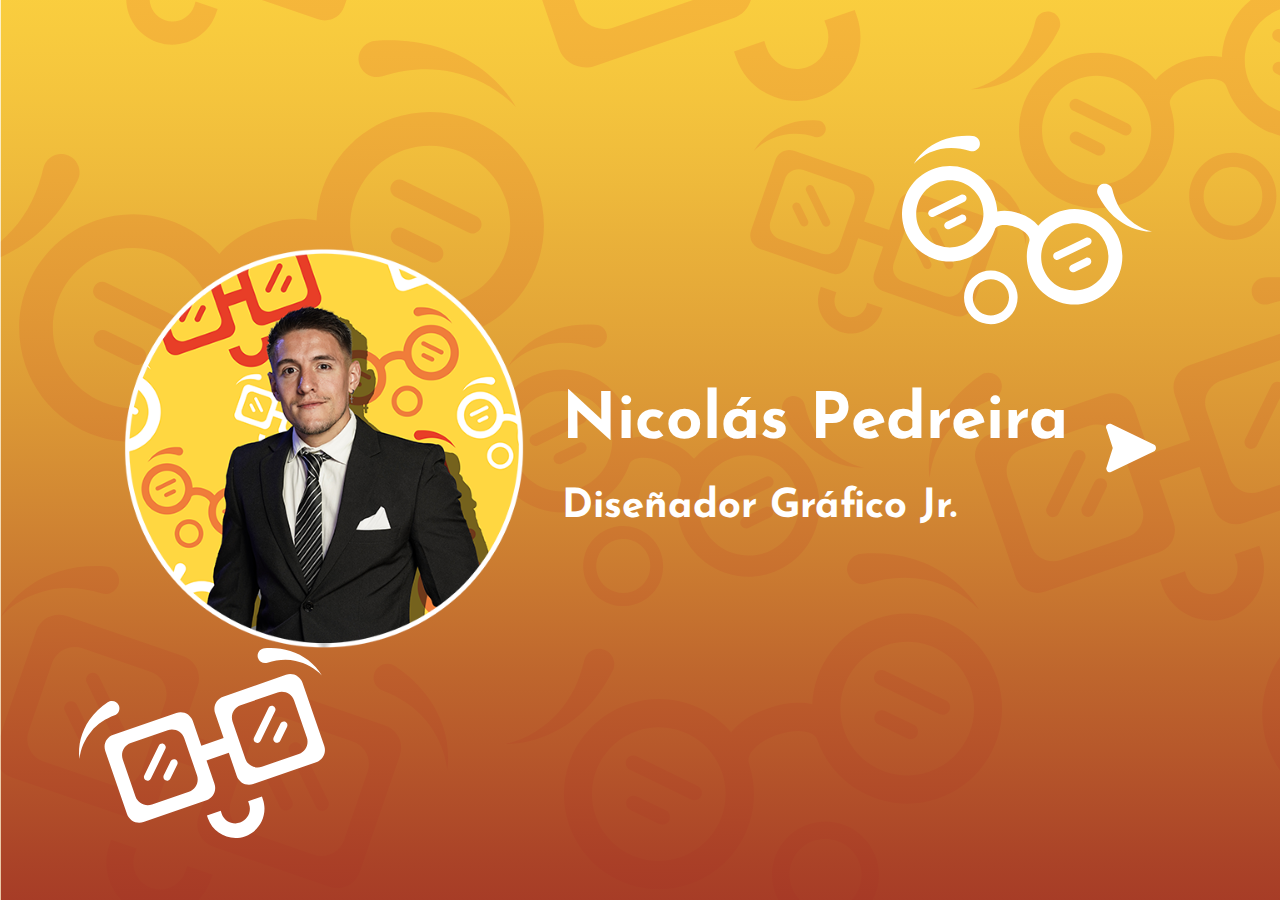
<file: index.html>
<!doctype html>
<html>
<head>
	<meta charset="utf-8">
	<meta name="viewport" content="width=device-width, initial-scale=1.0">
	<title>Bienvenido a mi Portfolio</title>
	<link href="estilos.css" rel="stylesheet" type="text/css">
	<link rel="icon" type="image/png" href="img/favicon.png">
	<link rel="preconnect" href="https://fonts.googleapis.com">
	<link rel="preconnect" href="https://fonts.gstatic.com" crossorigin>
	<link href="https://fonts.googleapis.com/css2?family=Josefin+Sans:ital,wght@0,100..700;1,100..700&display=swap" rel="stylesheet">
	<link rel="preconnect" href="https://fonts.googleapis.com">
	<link rel="preconnect" href="https://fonts.gstatic.com" crossorigin>
	<link href="https://fonts.googleapis.com/css2?family=Archivo:ital,wght@0,100..900;1,100..900&display=swap" rel="stylesheet">
</head>
<body class="indexbody">
	<img class="animacion1" src="img/animacion1.svg" width="250px" height="190px" alt="animacion1">
	<img class="animacion2" src="img/animacion2.svg" width="250px" height="190px" alt="animacion2">
	<div class="indexfoto">
		<a href="home.html"><img src="img/fotocv.png" width="400px" height="400px" alt="fotocv"></a>
	</div>
	<div class="tituloindex">
		<h1>Nicolás Pedreira</h1>
		<h2>Diseñador Gráfico Jr.</h2>
	</div>
	<a href="home.html"><img src="img/ir.svg" width="50px" height="50px" alt="ir"></a>
</body>
</html>
</file>
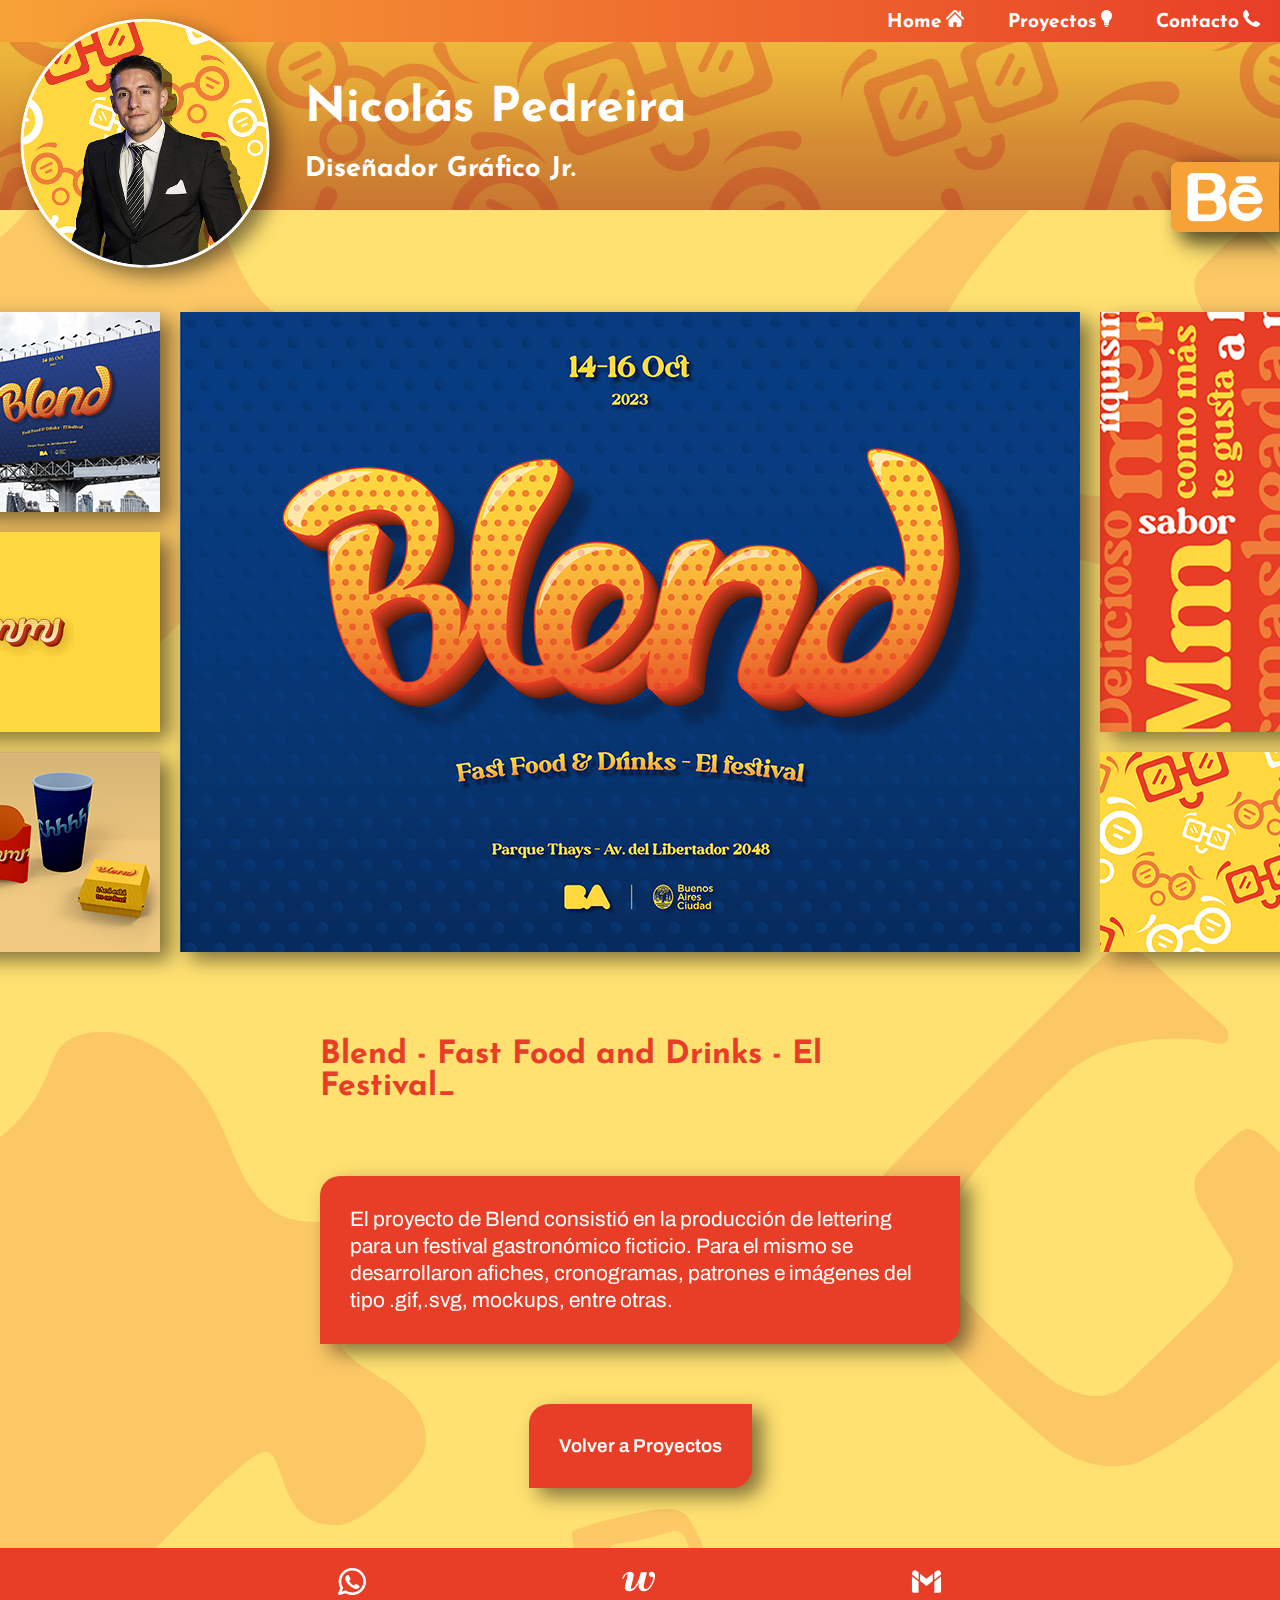
<file: blend.html>
<!doctype html>
<html>
<head>
	<meta charset="utf-8">
	<meta name="viewport" content="width=device-width, initial-scale=1.0">
	<title>Blend-Proyecto</title>
	<link href="estilos.css" rel="stylesheet" type="text/css">
	<link rel="icon" type="image/png" href="img/favicon.png">
	<link rel="preconnect" href="https://fonts.googleapis.com">
	<link rel="preconnect" href="https://fonts.gstatic.com" crossorigin>
	<link href="https://fonts.googleapis.com/css2?family=Josefin+Sans:ital,wght@0,100..700;1,100..700&display=swap" rel="stylesheet">
	<link rel="preconnect" href="https://fonts.googleapis.com">
	<link rel="preconnect" href="https://fonts.gstatic.com" crossorigin>
	<link href="https://fonts.googleapis.com/css2?family=Archivo:ital,wght@0,100..900;1,100..900&display=swap" rel="stylesheet">
</head>
<body>
	<header>
		<nav class="botonera">
			<a href="home.html">
				<span>Home</span>
				<img src="img/home.svg" width="18.3px" height="17px" alt="home">
			</a>
			<a href="proyectos.html">
				<span>Proyectos</span>
				<img src="img/proyectos.svg" width="11.3px" height="17px" alt= "proyectos">
			</a>
			<a href="contacto.html">
				<span>Contacto</span>
				<img src="img/contacto.svg" width="17px" height="17px" alt="contacto">
			</a>
		</nav>
		<div class="headerizq">
			<div class="fotoheader">
				<a href="home.html"><img src="img/fotocv.png" width="250px" height="250px" alt="fotocv"></a>
			</div>
			<div class="headertitle">
				<h1>Nicolás Pedreira</h1>
				<h2>Diseñador Gráfico Jr.</h2>
			</div>
		</div>
	</header>
	<main class="maingallery">
		<a class="fixed" href="https://www.behance.net/brainstormdg" target="_blank"><img src="img/fixed.svg" width="109.4px" height="70px" alt="fixed"></a>
		<section class="gallery">
			<div class="blendgallery">
				<img src="img/blend3.png" width="200px" height="200px" alt="blend3">
				<img src="img/blend4.png" width="200px" height="420px" alt="blen4">
				<img class="blend1" src="img/blend1.png" width="900px" height="640px" alt="blend1">
				<img src="img/blendgif.gif" width="200px" height="200px" alt="blendgif">
				<img class="blend2" src="img/blend2.png" width="200px" height="200px" alt="blend2">
				<img class="blend5" src="img/blend5.png" width="200px" height="200px" alt="blend5">
			</div>
			<h3>Blend - Fast Food and Drinks - El Festival_</h3>
			<p>El proyecto de Blend consistió en la producción de lettering para un festival gastronómico ficticio. Para el mismo se desarrollaron afiches, cronogramas, patrones e imágenes del tipo .gif,.svg, mockups, entre otras.</p>
			<a href="proyectos.html"><p>Volver a Proyectos</p></a>
		</section>
	</main>
	<footer>
	<a href="https://wa.me/1559045096" target="_blank">
			<img src="img/wsp.svg" width="28px" heigth="28px" alt="wsp">
		</a>
		<a href="https://catedrawis.notion.site/C-tedra-Wisch-evsky-1b65b942afd84eefb42ff990f273653b" target="_blank">
			<img src="img/catedraw.svg" width="33px" height="21px" alt="catedraw">
		</a>
		<a href="contacto.html">
			<img src="img/gmail.svg" width="31px" height="25px" alt="gmail">
		</a>
	</footer>
</body>
</html>
</file>
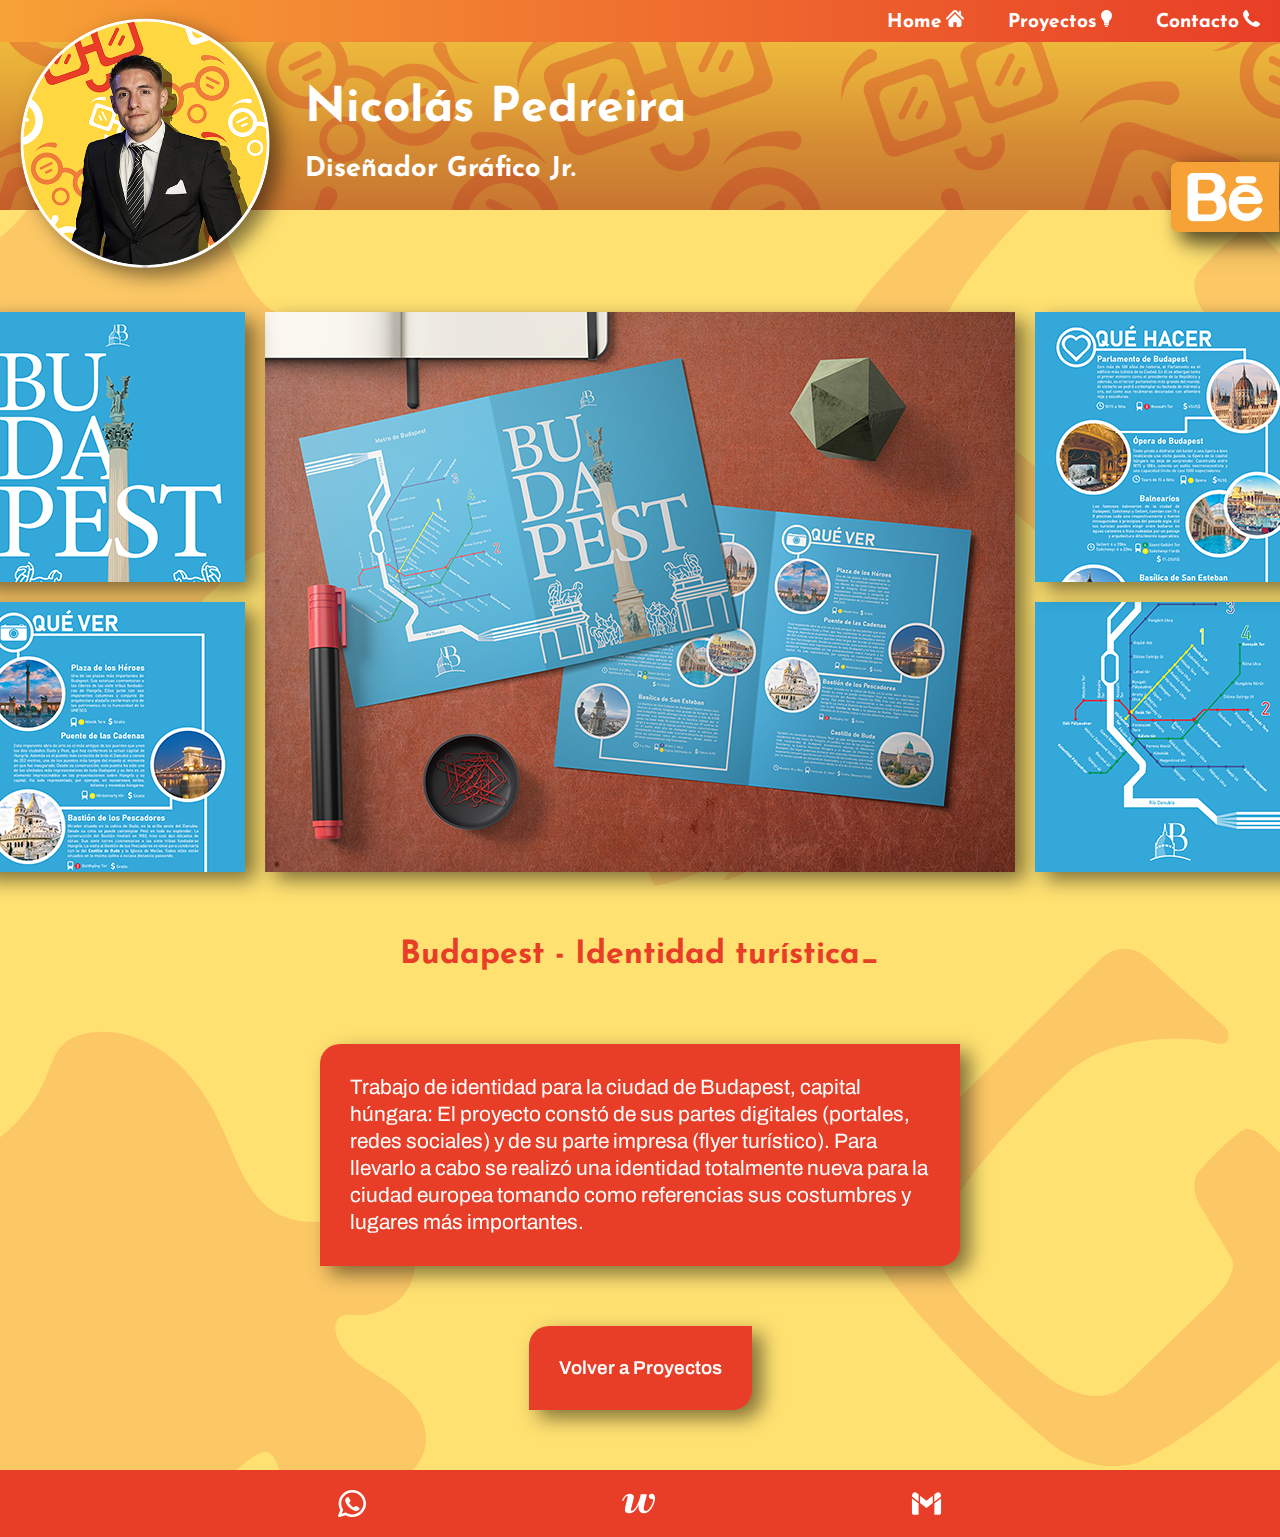
<file: budapest.html>
<!doctype html>
<html>
<head>
	<meta charset="utf-8">
	<meta name="viewport" content="width=device-width, initial-scale=1.0">
	<title>Budapest-Proyecto</title>
	<link href="estilos.css" rel="stylesheet" type="text/css">
	<link rel="icon" type="image/png" href="img/favicon.png">
	<link rel="preconnect" href="https://fonts.googleapis.com">
	<link rel="preconnect" href="https://fonts.gstatic.com" crossorigin>
	<link href="https://fonts.googleapis.com/css2?family=Josefin+Sans:ital,wght@0,100..700;1,100..700&display=swap" rel="stylesheet">
	<link rel="preconnect" href="https://fonts.googleapis.com">
	<link rel="preconnect" href="https://fonts.gstatic.com" crossorigin>
	<link href="https://fonts.googleapis.com/css2?family=Archivo:ital,wght@0,100..900;1,100..900&display=swap" rel="stylesheet">
</head>
<body>
	<header>
		<nav class="botonera">
			<a href="home.html">
				<span>Home</span>
				<img src="img/home.svg" width="18.3px" height="17px" alt="home">
			</a>
			<a href="proyectos.html">
				<span>Proyectos</span>
				<img src="img/proyectos.svg" width="11.3px" height="17px" alt= "proyectos">
			</a>
			<a href="contacto.html">
				<span>Contacto</span>
				<img src="img/contacto.svg" width="17px" height="17px" alt="contacto">
			</a>
		</nav>
		<div class="headerizq">
			<div class="fotoheader">
				<a href="home.html"><img src="img/fotocv.png" width="250px" height="250px" alt="fotocv"></a>
			</div>
			<div class="headertitle">
				<h1>Nicolás Pedreira</h1>
				<h2>Diseñador Gráfico Jr.</h2>
			</div>
		</div>
	</header>
	<main class="maingallery">
		<a class="fixed" href="https://www.behance.net/brainstormdg" target="_blank"><img src="img/fixed.svg" width="109.4px" height="70px" alt="fixed"></a>
		<section class="gallery">
			<div class="budapestgallery">
				<img class="budapest1" src="img/budapest1.png" width="750px" height="560px" alt="budapest1">
				<img class="budapest2" src="img/budapest2.png" width="270px" height="270px" alt="budapest2">
				<img class="budapest3" src="img/budapest3.png" width="270px" height="270px" alt="budapest3">
				<img src="img/budapest4.png" width="270px" height="270px" alt="budapest4">
				<img src="img/budapest5.png" width="270px" height="270px" alt="budapest5">
			</div>
			<h3>Budapest - Identidad turística_</h3>
			<p>Trabajo de identidad para la ciudad de Budapest, capital húngara: El proyecto constó de sus partes digitales (portales, redes sociales) y de su parte impresa (flyer turístico). Para llevarlo a cabo se realizó una identidad totalmente nueva para la ciudad europea tomando como referencias sus costumbres y lugares más importantes.</p>
			<a href="proyectos.html"><p>Volver a Proyectos</p></a>
		</section>
	</main>
	<footer>
	<a href="https://wa.me/1559045096" target="_blank">
			<img src="img/wsp.svg" width="28px" heigth="28px" alt="wsp">
		</a>
		<a href="https://catedrawis.notion.site/C-tedra-Wisch-evsky-1b65b942afd84eefb42ff990f273653b" target="_blank">
			<img src="img/catedraw.svg" width="33px" height="21px" alt="catedraw">
		</a>
		<a href="contacto.html">
			<img src="img/gmail.svg" width="31px" height="25px" alt="gmail">
		</a>
	</footer>
</body>
</html>
</file>
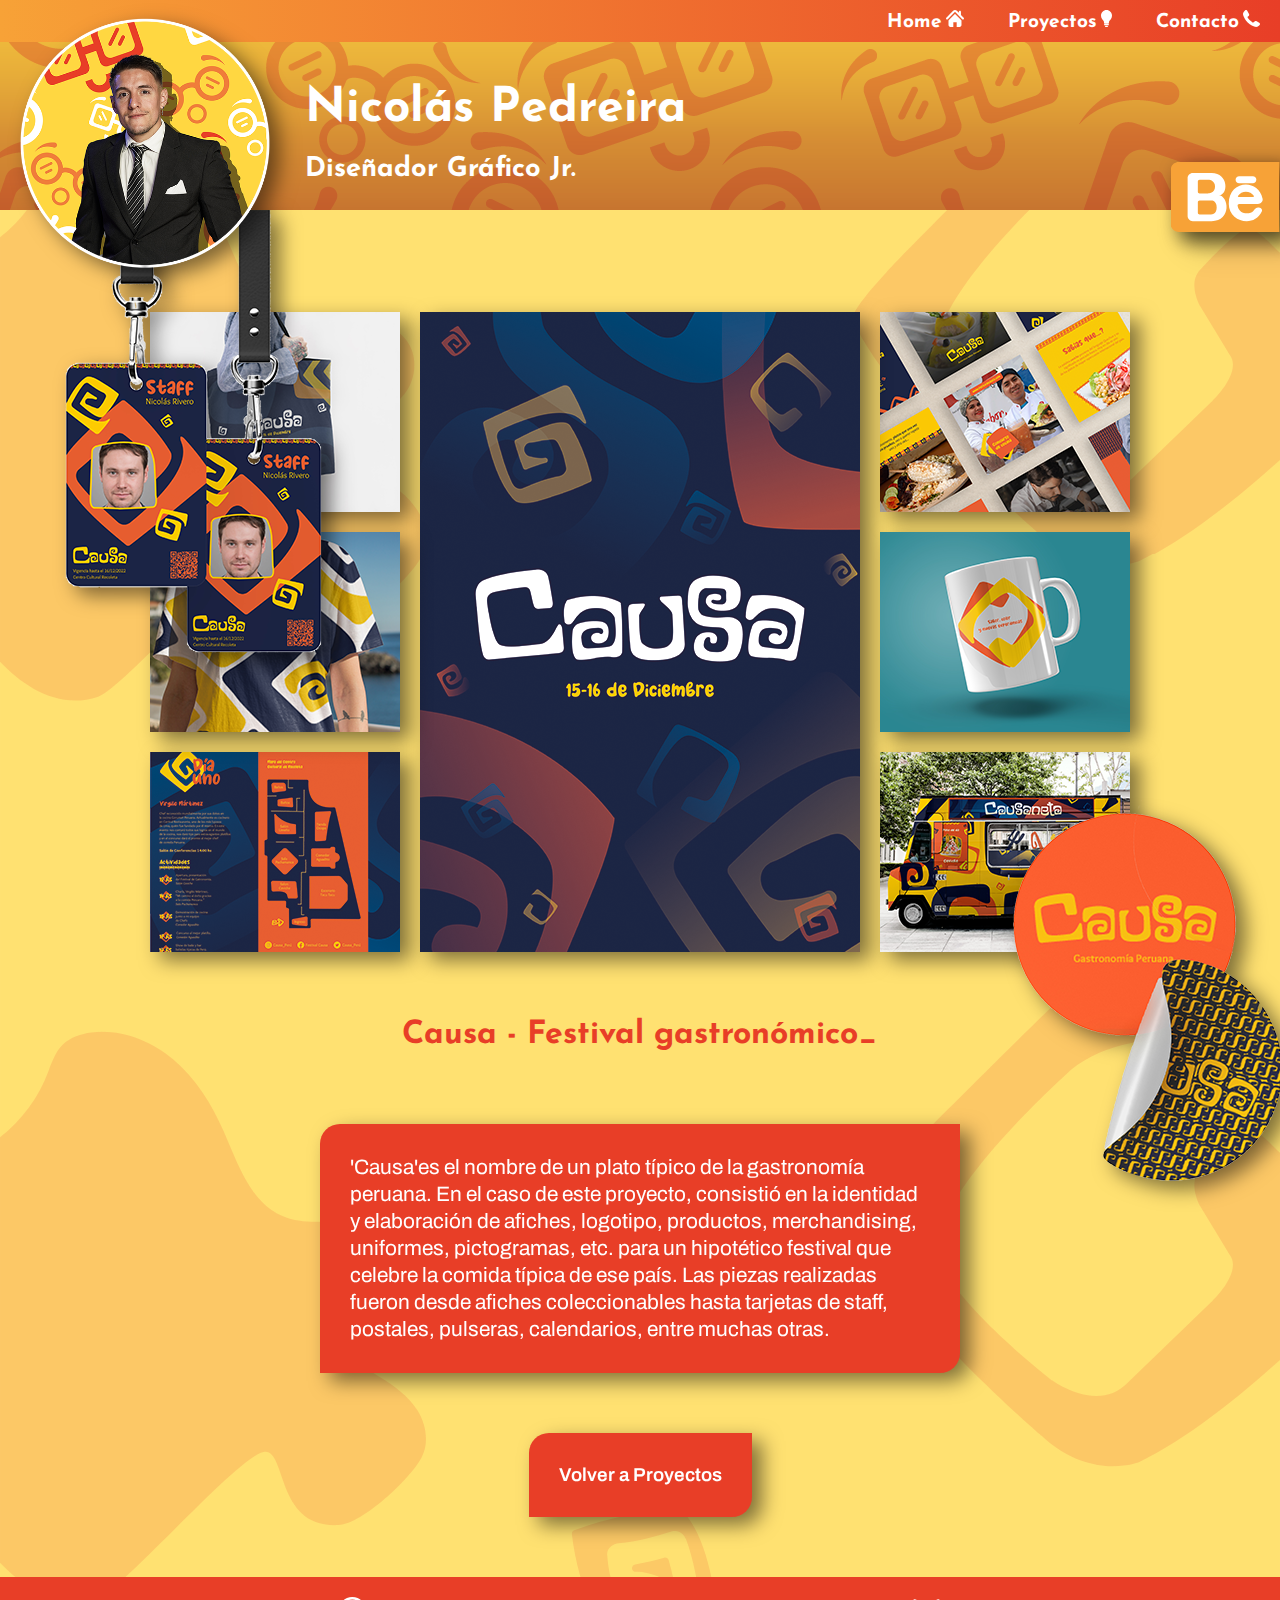
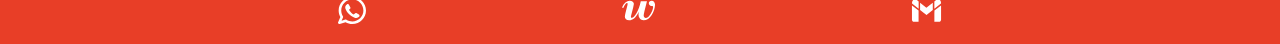
<file: causa.html>
<!doctype html>
<html>
<head>
	<meta charset="utf-8">
	<meta name="viewport" content="width=device-width, initial-scale=1.0">
	<title>Causa-Proyecto</title>
	<link href="estilos.css" rel="stylesheet" type="text/css">
	<link rel="icon" type="image/png" href="img/favicon.png">
	<link rel="preconnect" href="https://fonts.googleapis.com">
	<link rel="preconnect" href="https://fonts.gstatic.com" crossorigin>
	<link href="https://fonts.googleapis.com/css2?family=Josefin+Sans:ital,wght@0,100..700;1,100..700&display=swap" rel="stylesheet">
	<link rel="preconnect" href="https://fonts.googleapis.com">
	<link rel="preconnect" href="https://fonts.gstatic.com" crossorigin>
	<link href="https://fonts.googleapis.com/css2?family=Archivo:ital,wght@0,100..900;1,100..900&display=swap" rel="stylesheet">
</head>
<body>
	<header>
		<nav class="botonera">
			<a href="home.html">
				<span>Home</span>
				<img src="img/home.svg" width="18.3px" height="17px" alt="home">
			</a>
			<a href="proyectos.html">
				<span>Proyectos</span>
				<img src="img/proyectos.svg" width="11.3px" height="17px" alt= "proyectos">
			</a>
			<a href="contacto.html">
				<span>Contacto</span>
				<img src="img/contacto.svg" width="17px" height="17px" alt="contacto">
			</a>
		</nav>
		<div class="headerizq">
			<div class="fotoheader">
				<a href="home.html"><img src="img/fotocv.png" width="250px" height="250px" alt="fotocv"></a>
			</div>
			<div class="headertitle">
				<h1>Nicolás Pedreira</h1>
				<h2>Diseñador Gráfico Jr.</h2>
			</div>
		</div>
	</header>
	<main class="maingallery">
		<a class="fixed" href="https://www.behance.net/brainstormdg" target="_blank"><img src="img/fixed.svg" width="109.4px" height="70px" alt="fixed"></a>
		<section class="gallery">
			<img class="causaid" src="img/galeriacausa/causaid.png" width="500px" height="500px" alt="500px">
			<img class="causasticks" src="img/galeriacausa/causasticks.png" height="400px" width="300px" alt="causasticks">
			<div class="causagallery">
				<img src="img/galeriacausa/bolsacausa.png" width="250px" height="200px" alt="bolsacausa">
				<img class="mapacausa" src="img/galeriacausa/mapacausa.png" width="250px" height="200px" alt="mapacausa">
				<img src="img/galeriacausa/causaig.png" width="250px" height="200px" alt="causaig">
				<img class="causa1" src="img/galeriacausa/causacentral.png" width="440px" height="640px" alt="causa1">
				<img class="causaneta" src="img/galeriacausa/causaneta.png" width="250px" height="200px" alt="causaneta">
				<img class="tazacausa" src="img/galeriacausa/tazacausa.png" width="250px" height="200px" alt="tazacausa">
				<img src="img/galeriacausa/remeracausa.png" width="250px" height="200px" alt="remeracausa">
			</div>
				<h3>Causa - Festival gastronómico_</h3>
				<p>'Causa'es el nombre de un plato típico de la gastronomía peruana. En el caso de este proyecto, consistió en la identidad y elaboración de afiches, logotipo, productos, merchandising, uniformes, pictogramas, etc. para un hipotético festival que celebre la comida típica de ese país. Las piezas realizadas fueron desde afiches coleccionables hasta tarjetas de staff, postales, pulseras, calendarios, entre muchas otras.</p>
			<a href="proyectos.html"><p>Volver a Proyectos</p></a>
		</section>
	</main>
	<footer>
	<a href="https://wa.me/1559045096" target="_blank">
			<img src="img/wsp.svg" width="28px" heigth="28px" alt="wsp">
		</a>
		<a href="https://catedrawis.notion.site/C-tedra-Wisch-evsky-1b65b942afd84eefb42ff990f273653b" target="_blank">
			<img src="img/catedraw.svg" width="33px" height="21px" alt="catedraw">
		</a>
		<a href="contacto.html">
			<img src="img/gmail.svg" width="31px" height="25px" alt="gmail">
		</a>
	</footer>
</body>
</html>
</file>
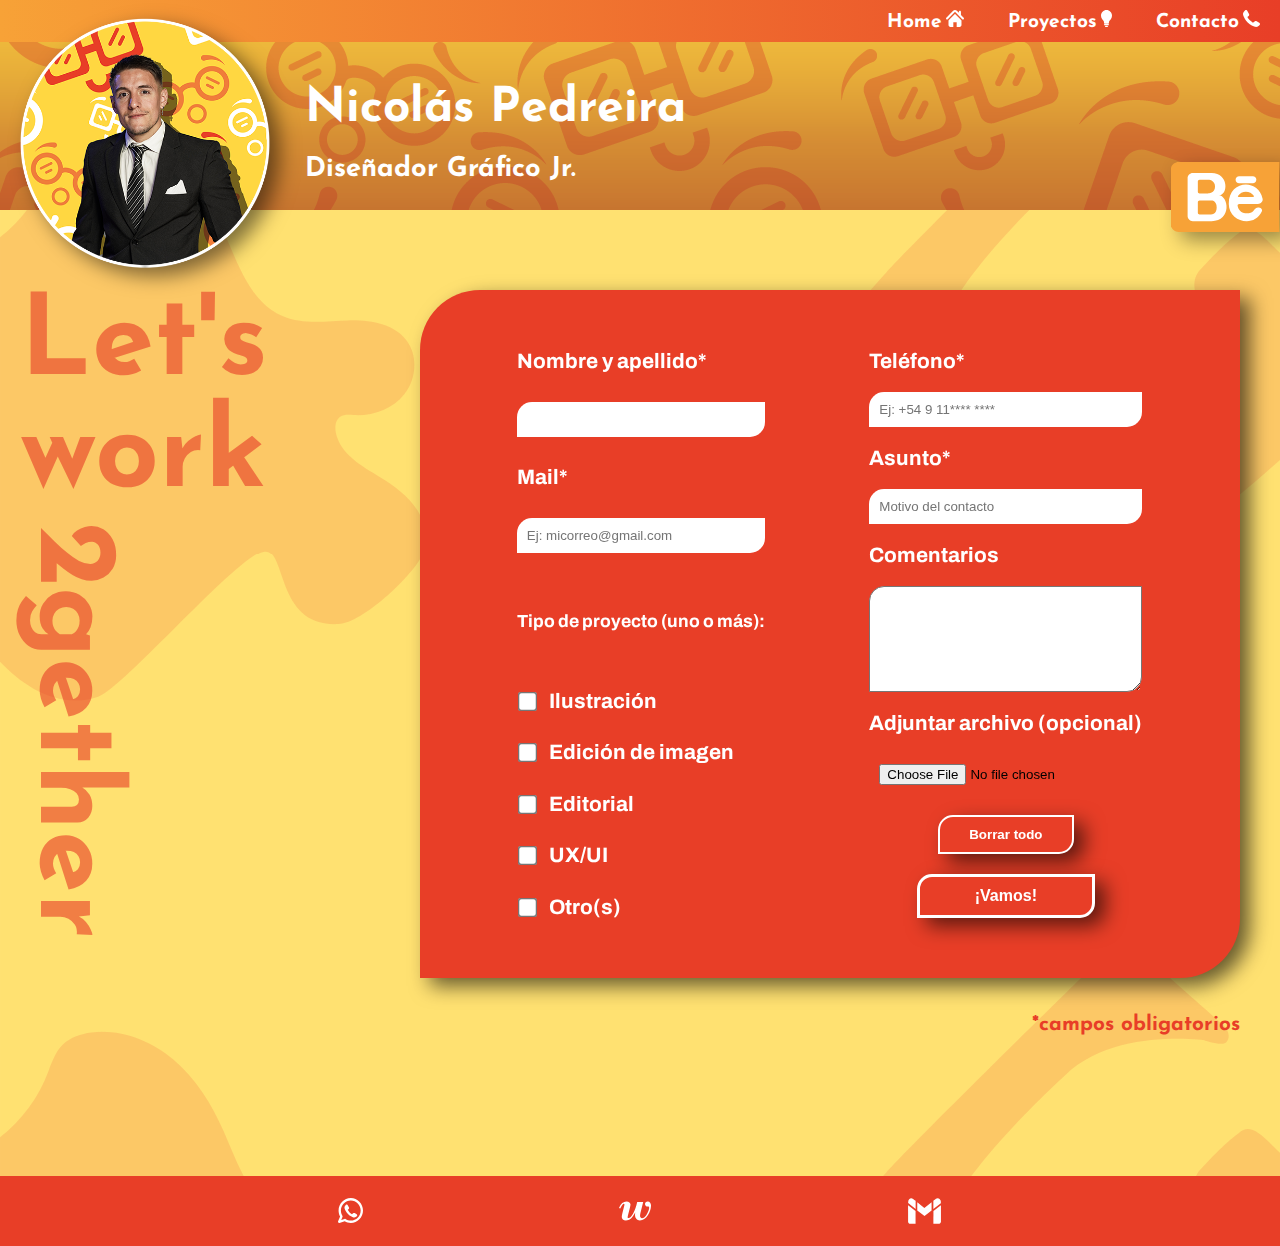
<file: contacto.html>
<!doctype html>
<html>
<head>
	<meta charset="utf-8">
	<meta name="viewport" content="width=device-width, initial-scale=1.0">
	<title>Nicolás Pedreira - Contacto</title>
	<link href="estilos.css" rel="stylesheet" type="text/css">
	<link rel="icon" type="image/png" href="img/favicon.png">
	<link rel="preconnect" href="https://fonts.googleapis.com">
	<link rel="preconnect" href="https://fonts.gstatic.com" crossorigin>
	<link href="https://fonts.googleapis.com/css2?family=Josefin+Sans:ital,wght@0,100..700;1,100..700&display=swap" rel="stylesheet">
	<link rel="preconnect" href="https://fonts.googleapis.com">
	<link rel="preconnect" href="https://fonts.gstatic.com" crossorigin>
	<link href="https://fonts.googleapis.com/css2?family=Archivo:ital,wght@0,100..900;1,100..900&display=swap" rel="stylesheet">
</head>
<body>
	<header>
		<nav class="botonera">
			<a href="home.html">
				<span>Home</span>
				<img src="img/home.svg" width="18.3px" height="17px" alt="home">
			</a>
			<a href="proyectos.html">
				<span>Proyectos</span>
				<img src="img/proyectos.svg" width="11.3px" height="17px" alt= "proyectos">
			</a>
			<a href="contacto.html">
				<span>Contacto</span>
				<img src="img/contacto.svg" width="17px" height="17px" alt="contacto">
			</a>
		</nav>
		<div class="headerizq">
			<div class="fotoheader">
				<a href="home.html"><img src="img/fotocv.png" width="250px" height="250px" alt="fotocv"></a>
			</div>
			<div class="headertitle">
				<h1>Nicolás Pedreira</h1>
				<h2>Diseñador Gráfico Jr.</h2>
			</div>
		</div>
	</header>
	<main class="main-contacto">
		<aside class="asidecontacto">
			<div><h6>Let's work</h6></div>
			<div class="rotar"><h6>2gether</h6></div>
		</aside>
		<a class="fixed" href="https://www.behance.net/brainstormdg" target="_blank"><img src="img/fixed.svg" width="109.4px" height="70px" alt="fixed"></a>
		<div class="formulario">
			<form method="post" action="mailto:npbproducciones@gmail.com?subject=Mail enviado desde el formulario de contacto" target="_blank" enctype="multipart/form-data">
				<div class="formizq">
					<label for="Nombre y apellido*">Nombre y apellido*</label>
					<input type= "text" name="Nombre y apellido*" id="Nombre y apellido*" required>
					<label for="Mail*">Mail*</label>
					<input type= "email" name="Mail" id="Mail" placeholder="Ej: micorreo@gmail.com" required>
					<h5>Tipo de proyecto (uno o más):</h5>
					<label for="Tipo de proyecto (uno o más):"><input type="checkbox" name="Tipo de proyecto (uno o más):" value="Ilustración" id="ilustracion">Ilustración</label>
					<label for="Tipo de proyecto (uno o más):"><input type="checkbox" name="Tipo de proyecto (uno o más):" value="Edición de imagen" id="edicion">Edición de imagen</label>
					<label for="Tipo de proyecto (uno o más):"><input type="checkbox" name="Tipo de proyecto (uno o más):" value="Editorial" id="editorial">Editorial</label>
					<label for="Tipo de proyecto (uno o más):"><input type="checkbox" name="Tipo de proyecto (uno o más):" value="UX/UI" id="uxui">UX/UI</label>
					<label for="Tipo de proyecto (uno o más):"><input type="checkbox" name="Tipo de proyecto (uno o más):" value="Otro(s)" id="otro">Otro(s)</label>
				
				</div>
				<div class="formder">
					<label for="Teléfono*">Teléfono*</label> 
					<input type="tel" name="Teléfono*" id="Teléfono*" placeholder="Ej: +54 9 11**** ****" required>
					<label for="Asunto*">Asunto*</label>
					<input type= "text" name="Asunto*" id="Asunto*" placeholder="Motivo del contacto" required>
					<label for="Comentarios">Comentarios</label>
					<textarea name="Comentarios" id="Comentarios" maxlength="600"></textarea>
					<label for="Adjuntar archivo (opcional)">Adjuntar archivo (opcional)</label>
					<input type="file" >
					<input type="reset" class="borrar" value="Borrar todo">
					<input type="submit" class="vamos" value="¡Vamos!" formenctype="multipart/form-data">
				</div>
			</form>
			<h3>*campos obligatorios</h3>
		</div>
	</main>
	<footer>
		<a href="https://wa.me/1559045096" target="_blank">
			<img src="img/wsp.svg" width="25px" heigth="25px" alt="wsp">
		</a>
		<a href="https://catedrawis.notion.site/C-tedra-Wisch-evsky-1b65b942afd84eefb42ff990f273653b" target="_blank">
			<img src="img/catedraw.svg" width="32px" height="20px" alt="catedraw">
		</a>
		<a href="contacto.html">
			<img src="img/gmail.svg" width="35px" height="30px" alt="gmail">
		</a>
	</footer>
</body>
</html>
</file>
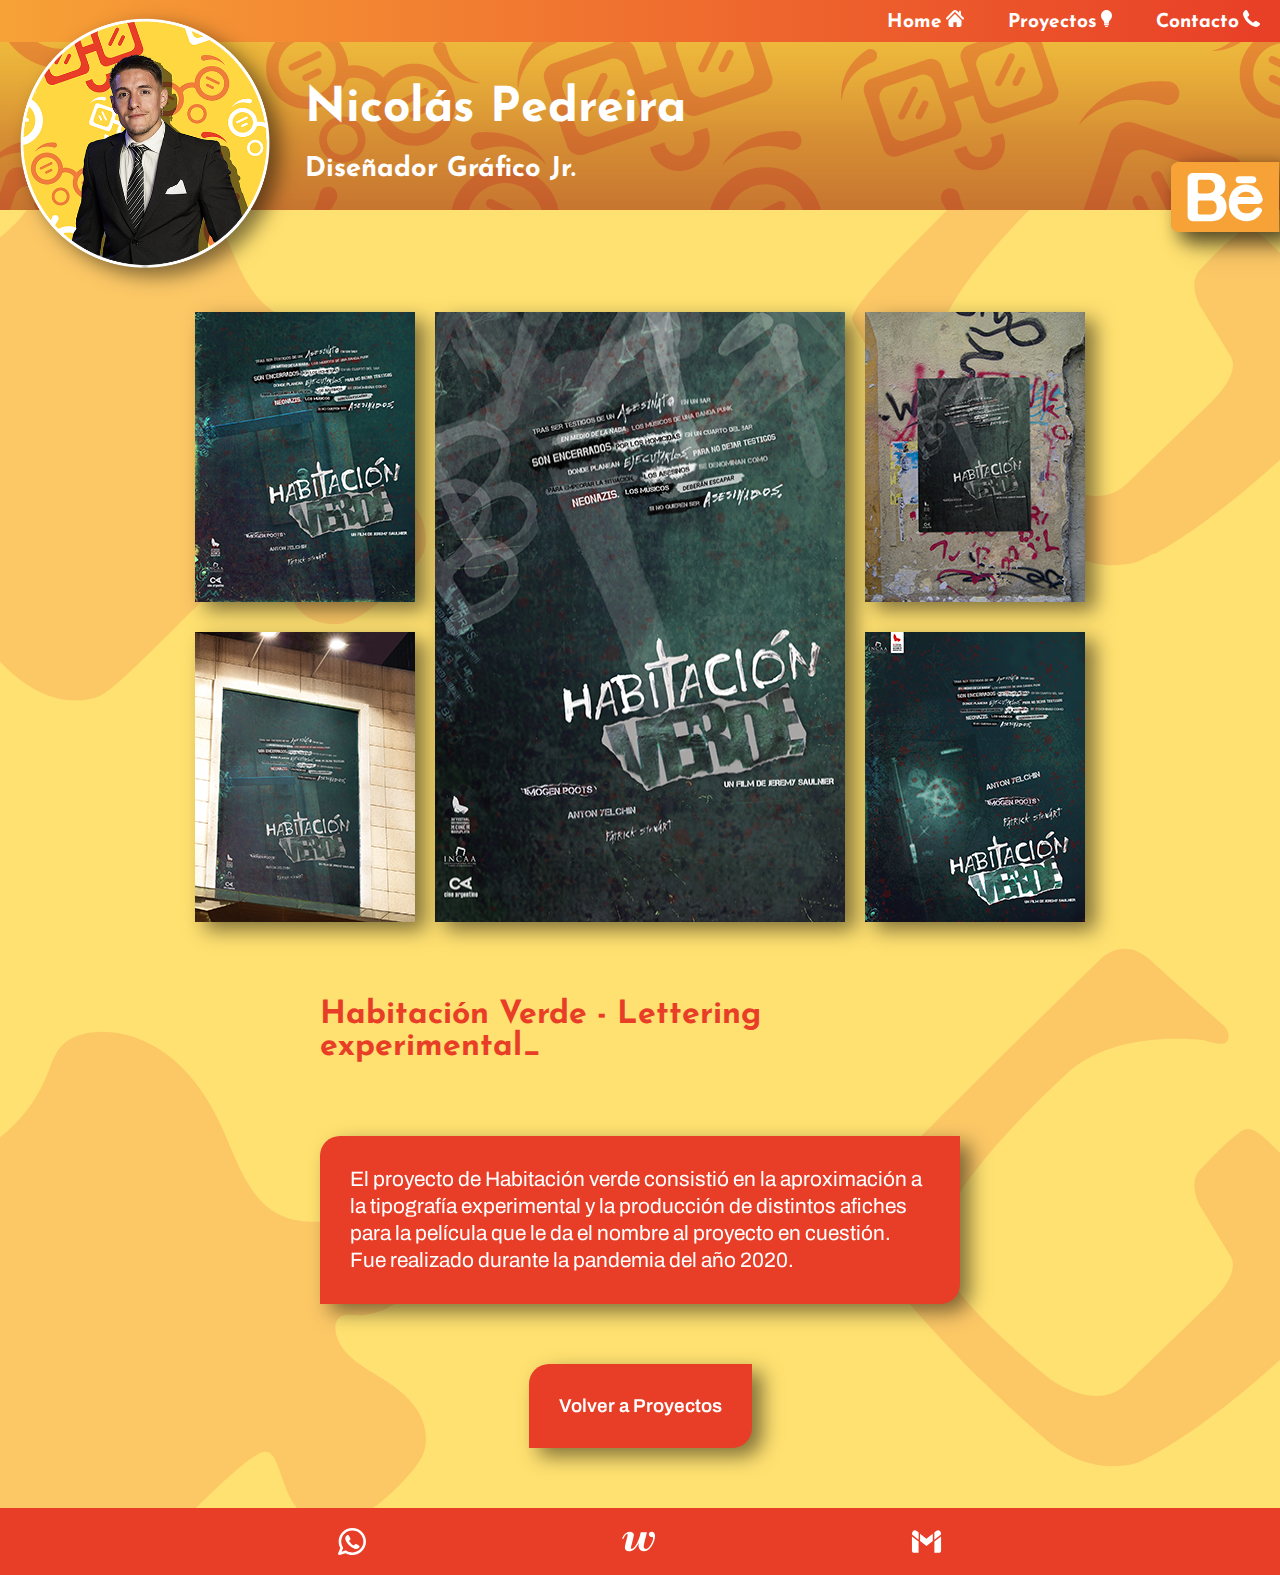
<file: habitacionverde.html>
<!doctype html>
<html>
<head>
	<meta charset="utf-8">
	<meta name="viewport" content="width=device-width, initial-scale=1.0">
	<title>Habitación Verde-Proyecto</title>
	<link href="estilos.css" rel="stylesheet" type="text/css">
	<link rel="icon" type="image/png" href="img/favicon.png">
	<link rel="preconnect" href="https://fonts.googleapis.com">
	<link rel="preconnect" href="https://fonts.gstatic.com" crossorigin>
	<link href="https://fonts.googleapis.com/css2?family=Josefin+Sans:ital,wght@0,100..700;1,100..700&display=swap" rel="stylesheet">
	<link rel="preconnect" href="https://fonts.googleapis.com">
	<link rel="preconnect" href="https://fonts.gstatic.com" crossorigin>
	<link href="https://fonts.googleapis.com/css2?family=Archivo:ital,wght@0,100..900;1,100..900&display=swap" rel="stylesheet">
</head>
<body>
	<header>
		<nav class="botonera">
			<a href="home.html">
				<span>Home</span>
				<img src="img/home.svg" width="18.3px" height="17px" alt="home">
			</a>
			<a href="proyectos.html">
				<span>Proyectos</span>
				<img src="img/proyectos.svg" width="11.3px" height="17px" alt= "proyectos">
			</a>
			<a href="contacto.html">
				<span>Contacto</span>
				<img src="img/contacto.svg" width="17px" height="17px" alt="contacto">
			</a>
		</nav>
		<div class="headerizq">
			<div class="fotoheader">
				<a href="home.html"><img src="img/fotocv.png" width="250px" height="250px" alt="fotocv"></a>
			</div>
			<div class="headertitle">
				<h1>Nicolás Pedreira</h1>
				<h2>Diseñador Gráfico Jr.</h2>
			</div>
		</div>
	</header>
	<main class="maingallery">
		<a class="fixed" href="https://www.behance.net/brainstormdg" target="_blank"><img src="img/fixed.svg" width="109.4px" height="70px" alt="fixed"></a>
		<section class="gallery">
			<div class="habitaciongallery">
				<img class="habitacioncentral" src="img/galeria2.png" width="410px" height="610px" alt="galeria2">
				<img class="hab1" src="img/habitacionverde1.png" width="220px" height="290px" alt="habitacion1">
				<img class="hab2" src="img/habitacionverde2.png" width="220px" height="290px" alt="habitacion4">
				<img src="img/habitacionverde3.png" width="220px" height="290px" alt="habitacion4">
				<img class="hab4" src="img/habitacionverder4.png" width="220px" height="290px" alt="habitacion4">
			</div>
			<h3>Habitación Verde - Lettering experimental_</h3>
			<p>El proyecto de Habitación verde consistió en la aproximación a la tipografía experimental y la producción de distintos afiches para la película que le da el nombre al proyecto en cuestión. Fue realizado durante la pandemia del año 2020.</p>
			<a href="proyectos.html"><p>Volver a Proyectos</p></a>
		</section>
	</main>
	<footer>
<a href="https://wa.me/1559045096" target="_blank">
			<img src="img/wsp.svg" width="28px" heigth="28px" alt="wsp">
		</a>
		<a href="https://catedrawis.notion.site/C-tedra-Wisch-evsky-1b65b942afd84eefb42ff990f273653b" target="_blank">
			<img src="img/catedraw.svg" width="33px" height="21px" alt="catedraw">
		</a>
		<a href="contacto.html">
			<img src="img/gmail.svg" width="31px" height="25px" alt="gmail">
		</a>
	</footer>
</body>
</html>
</file>
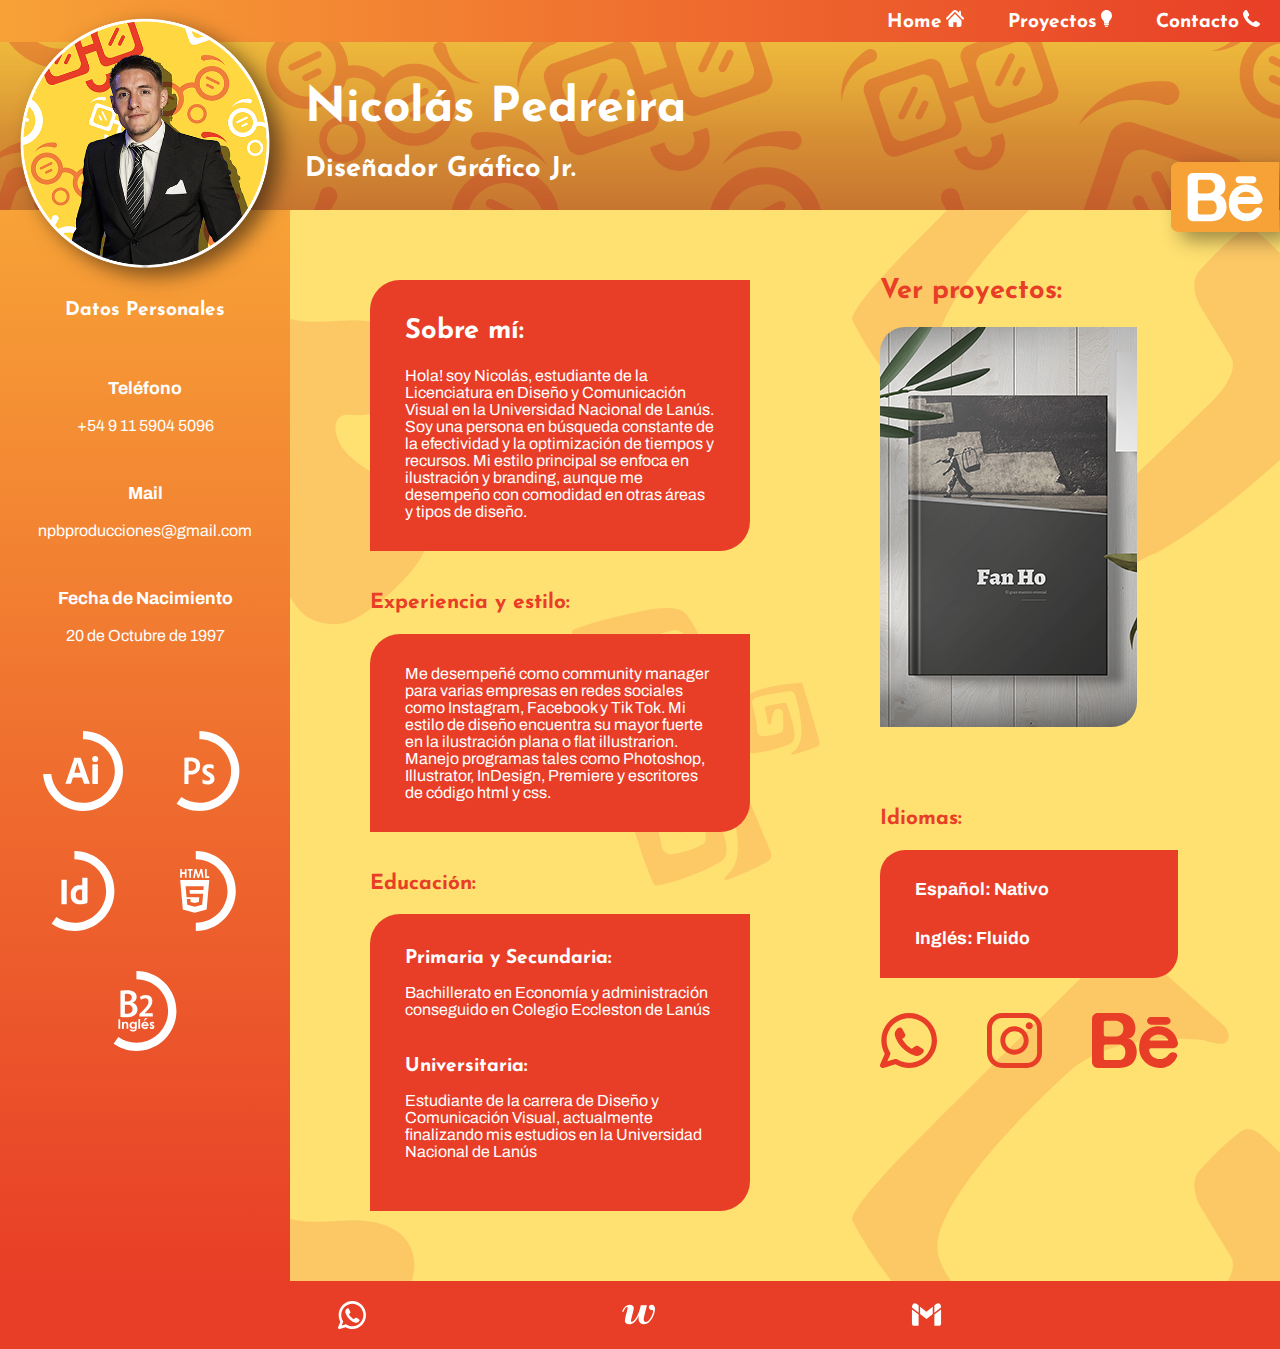
<file: home.html>
<!doctype html>
<html>
<head>
	<meta charset="utf-8">
	<meta name="viewport" content="width=device-width, initial-scale=1.0">
	<title>Nicolás Pedreira - Home</title>
	<link href="estilos.css" rel="stylesheet" type="text/css">
	<link rel="icon" type="image/png" href="img/favicon.png">
	<link rel="preconnect" href="https://fonts.googleapis.com">
	<link rel="preconnect" href="https://fonts.gstatic.com" crossorigin>
	<link href="https://fonts.googleapis.com/css2?family=Josefin+Sans:ital,wght@0,100..700;1,100..700&display=swap" rel="stylesheet">
	<link rel="preconnect" href="https://fonts.googleapis.com">
	<link rel="preconnect" href="https://fonts.gstatic.com" crossorigin>
	<link href="https://fonts.googleapis.com/css2?family=Archivo:ital,wght@0,100..900;1,100..900&display=swap" rel="stylesheet">
</head>

<body>
	<header>
		<nav class="botonera">
			<a href="home.html">
				<span>Home</span>
				<img src="img/home.svg" width="18.3px" height="17px" alt="home">
			</a>
			<a href="proyectos.html">
				<span>Proyectos</span>
				<img src="img/proyectos.svg" width="11.3px" height="17px" alt= "proyectos">
			</a>
			<a href="contacto.html">
				<span>Contacto</span>
				<img src="img/contacto.svg" width="17px" height="17px" alt="contacto">
			</a>
		</nav>
		<div class="headerizq">
			<div class="fotoheader">
				<a href="home.html"><img src="img/fotocv.png" width="250px" height="250px" alt="fotocv"></a>
			</div>
			<div class="headertitle">
				<h1>Nicolás Pedreira</h1>
				<h2>Diseñador Gráfico Jr.</h2>
			</div>
		</div>
	</header>
	<main class="mainhome">
		<aside class="datosper">
			<h4>Datos Personales</h4>
			<div class="datos">
				<h5>Teléfono</h5>
				<p>+54 9 11 5904 5096</p>
			</div>
			<div class="datos">
				<h5>Mail</h5>
				<p>npbproducciones@gmail.com</p>
			</div>
			<div class="datos">
				<h5>Fecha de Nacimiento</h5>
				<p>20 de Octubre de 1997</p>
			</div>
			<div class="niveles">
				<img src="img/ai.svg" width="80px" height="80px" alt="ai">
				<img src="img/ps.svg" width="80px" height="80px" alt="ps">
				<img src="img/id.svg" width="80px" height="80px" alt="id">
				<img src= "img/html.svg" width="80px" height="80px" alt="html">
				<img src="img/b2.svg" width="80px" height="80px" alt="b2">
			</div>
		</aside>
		<div class="centerhome">
			<article class="sobremi">
				<h2>Sobre mí:</h2>
				<p>Hola! soy Nicolás, estudiante de la Licenciatura en Diseño y Comunicación Visual en la Universidad Nacional de Lanús. Soy una persona en búsqueda constante de la efectividad y la optimización de tiempos y recursos. Mi estilo principal se enfoca en ilustración y branding, aunque me desempeño con comodidad en otras áreas y tipos de diseño.</p>
			</article>
			<div class="experiencia">
				<h3>Experiencia y estilo:</h3>
				<article class="exp">
				<p>Me desempeñé como community manager para varias empresas en redes sociales como Instagram, Facebook y Tik Tok. Mi estilo de diseño encuentra su mayor fuerte en la ilustración plana o flat illustrarion. Manejo programas tales como Photoshop, Illustrator, InDesign, Premiere y escritores de código html y css.</p>
				</article>
			</div>
			<div class="educ">
				<h3>Educación:</h3>
				<article class="educacion">
					<div class="prim">	
					<span>Primaria y Secundaria: </span> <p>Bachillerato en Economía y administración conseguido en Colegio Eccleston de Lanús</p>
					</div>
					<div class="univ">
						<span>Universitaria: </span> <p>Estudiante de la carrera de Diseño y Comunicación Visual, actualmente finalizando mis estudios en la Universidad Nacional de Lanús</p>
					</div>
				</article>
			</div>
		</div>
		<div class="homeder">
			<a class="fixed" href="https://www.behance.net/brainstormdg" target="_blank"><img src="img/fixed.svg" width="109.4px" height="70px" alt="fixed"></a>
			<section class="slider">
				<h2>Ver proyectos:</h2>
				<a href="proyectos.html"><div class="indexslider"></div></a>
			</section>
			<section class="indexderdown">
				<h3>Idiomas:</h3>
				<article class="idiomas">
					<h5>Español: Nativo</h5>
					<h5>Inglés: Fluido</h5>
				</article>
				<div class="redes">
					<a href="https://wa.me/1559045096" target="_blank"><img src="img/wspred.svg" width="56.3px" height="55px" alt="wspred"></a>
					<a href="https://www.instagram.com/brainstorm_dg" target="_blank"><img src="img/instared.svg" width="55px" height="55px" alt="instared"></a>
					<a href="https://www.behance.net/brainstormdg" target="_blank"><img src="img/behancered.svg" width="85.9px" height="55px" alt="behancered"></a>
				</div>
			</section>
		</div>
	</main>
	<footer>
		<a href="https://wa.me/1559045096" target="_blank">
			<img src="img/wsp.svg" width="28px" heigth="28px" alt="wsp">
		</a>
		<a href="https://catedrawis.notion.site/C-tedra-Wisch-evsky-1b65b942afd84eefb42ff990f273653b" target="_blank">
			<img src="img/catedraw.svg" width="33px" height="21px" alt="catedraw">
		</a>
		<a href="contacto.html">
			<img src="img/gmail.svg" width="31px" height="25px" alt="gmail">
		</a>
	</footer>
</body>
</html>
</file>
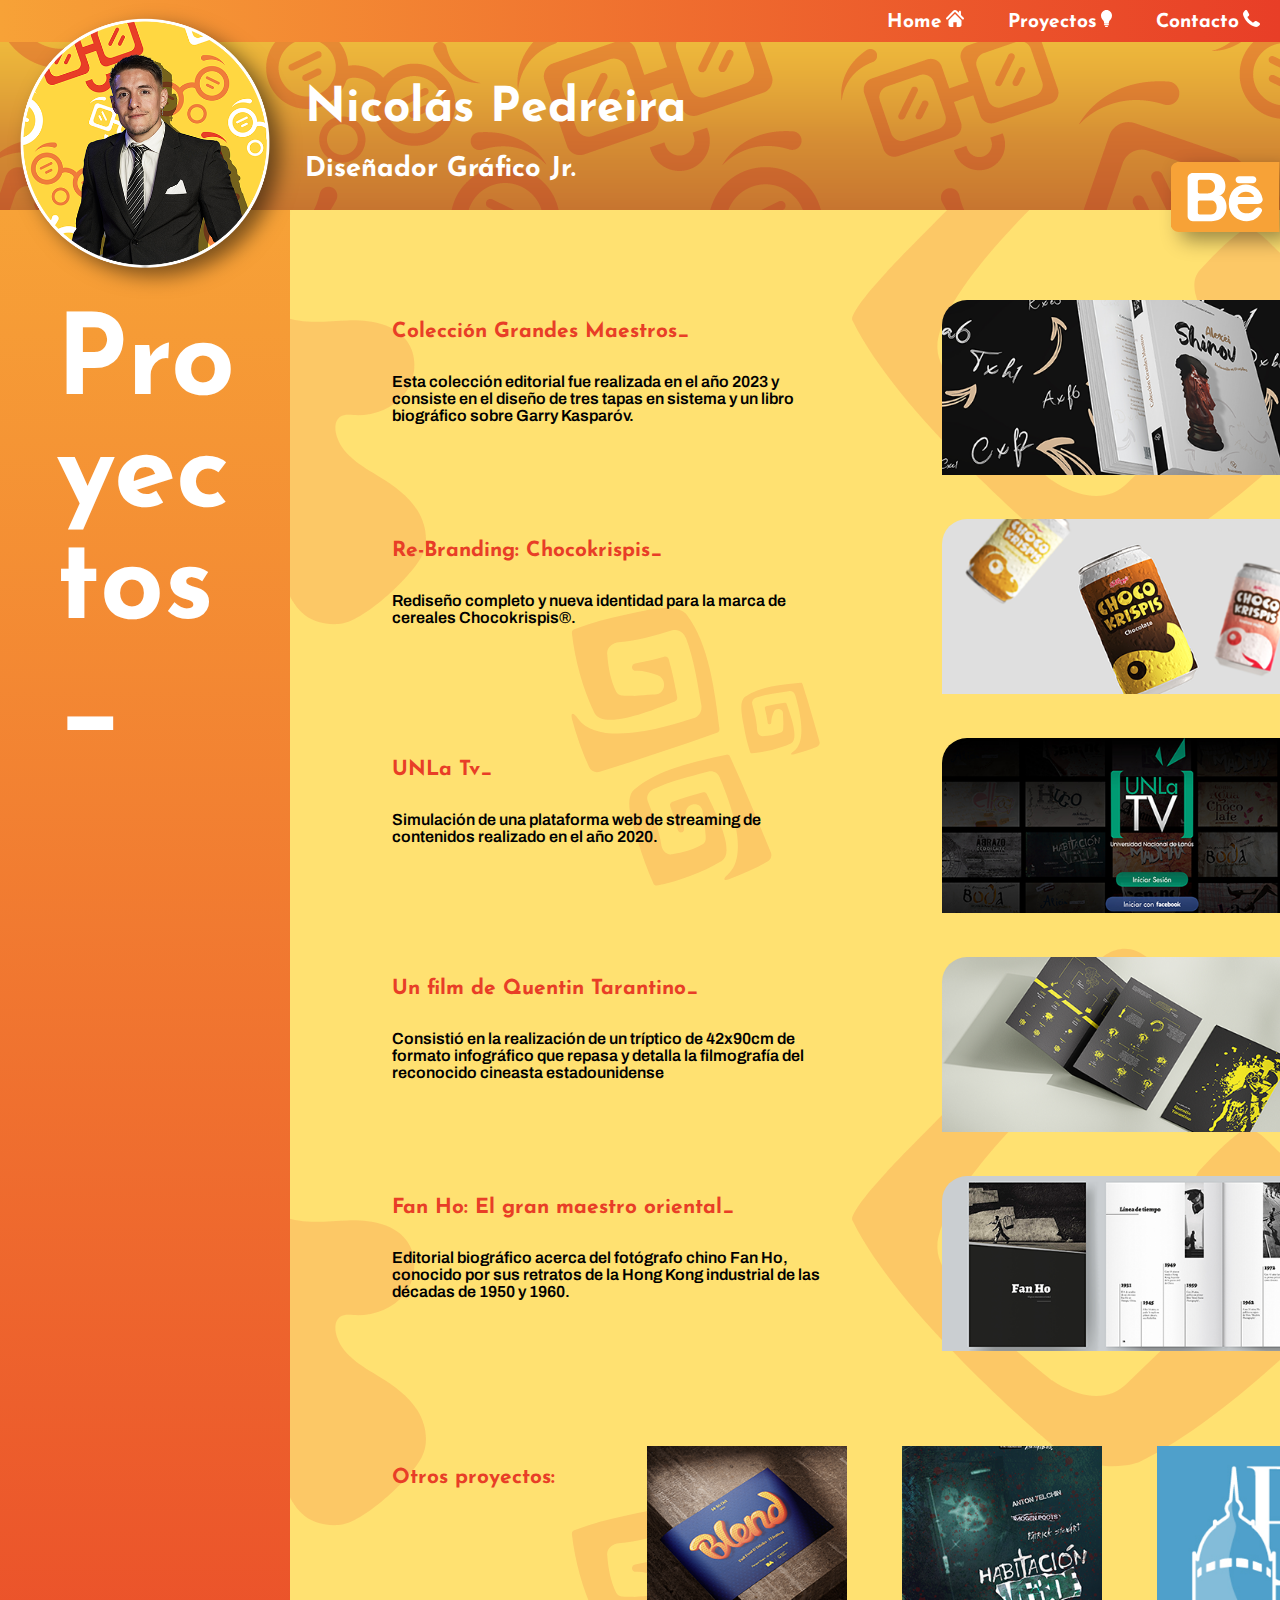
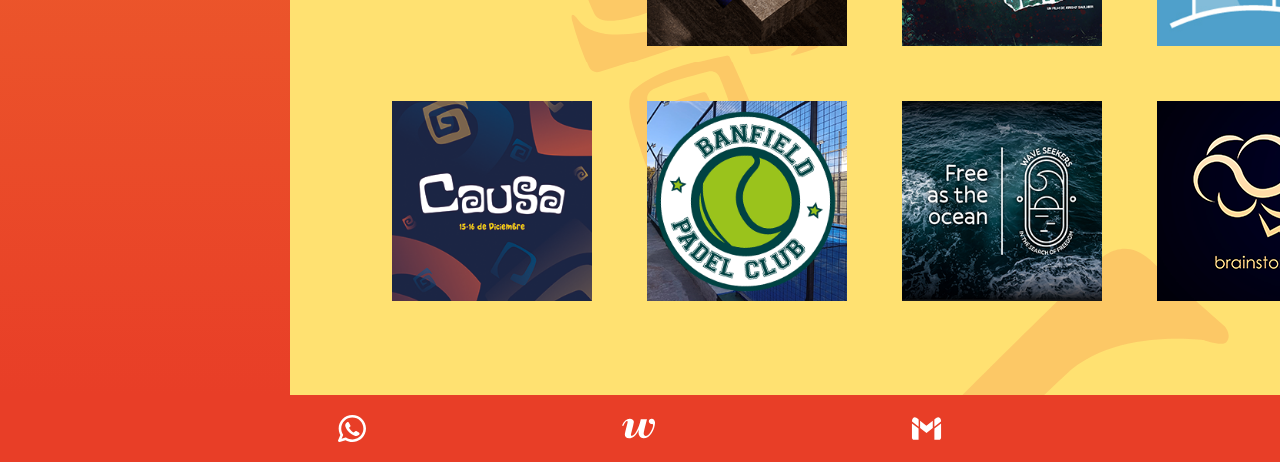
<file: proyectos.html>
<!doctype html>
<html>
<head>
	<meta charset="utf-8">
	<meta name="viewport" content="width=device-width, initial-scale=1.0">
	<title>Nicolás Pedreira - Proyectos</title>
	<link href="estilos.css" rel="stylesheet" type="text/css">
	<link rel="icon" type="image/png" href="img/favicon.png">
	<link rel="preconnect" href="https://fonts.googleapis.com">
	<link rel="preconnect" href="https://fonts.gstatic.com" crossorigin>
	<link href="https://fonts.googleapis.com/css2?family=Josefin+Sans:ital,wght@0,100..700;1,100..700&display=swap" rel="stylesheet">
	<link rel="preconnect" href="https://fonts.googleapis.com">
	<link rel="preconnect" href="https://fonts.gstatic.com" crossorigin>
	<link href="https://fonts.googleapis.com/css2?family=Archivo:ital,wght@0,100..900;1,100..900&display=swap" rel="stylesheet">
</head>
<body>
	<header>
		<nav class="botonera">
			<a href="home.html">
				<span>Home</span>
				<img src="img/home.svg" width="18.3px" height="17px" alt="home">
			</a>
			<a href="proyectos.html">
				<span>Proyectos</span>
				<img src="img/proyectos.svg" width="11.3px" height="17px" alt= "proyectos">
			</a>
			<a href="contacto.html">
				<span>Contacto</span>
				<img src="img/contacto.svg" width="17px" height="17px" alt="contacto">
			</a>
		</nav>
		<div class="headerizq">
			<div class="fotoheader">
				<a href="home.html"><img src="img/fotocv.png" width="250px" height="250px" alt="fotocv"></a>
			</div>
			<div class="headertitle">
				<h1>Nicolás Pedreira</h1>
				<h2>Diseñador Gráfico Jr.</h2>
			</div>
		</div>
	</header>
	<main class="mainproyectos">
		<section class="asideproy">
			<div class="proyectos">
				<h6>Pro</h6>
				<h6>yec</h6>
				<h6>tos</h6>
				<h6>_</h6>
			</div>
		</section>
		<a class="fixed" href="https://www.behance.net/brainstormdg" target="_blank"><img src="img/fixed.svg" width="109.4px" height="70px" alt="fixed"></a>
		<section class="descripciones">
			<div class="bloque">
				<article class="descripcion">
					<h3>Colección Grandes Maestros_</h3>
					<p>Esta colección editorial fue realizada en el año 2023 y consiste en el diseño de tres tapas en sistema y un libro biográfico sobre Garry Kasparóv.</p></article>
					
				<a href="https://www.behance.net/gallery/191917287/Coleccion-Grandes-Maestros-Diseno-Editorial" target="_blank"><img src="img/shirov.png" width="420px" height="175px" alt="shirov"></a>
			</div>
			<div class="bloque">
				<article class="descripcion">
					<h3>Re-Branding: Chocokrispis_</h3>
					<p>Rediseño completo y nueva identidad para la marca de cereales Chocokrispis®.</p>
				</article>
				<a href="https://www.behance.net/gallery/184617081/Choco-Krispis-ReBranding" target="_blank"><img src="img/latas.png" width="420px" height="175px" alt="latas"></a>
			</div>
			<div class="bloque">
				<article class="descripcion">
					<h3>UNLa Tv_</h3>
					<p>Simulación de una plataforma web de streaming de contenidos realizado en el año 2020.</p>
				</article>
				<a href="https://www.behance.net/gallery/175629495/Proyecto-UnlaTv-Simulacion-de-un-portal-de-streaming" target="_blank"><img src="img/unlatv.png" width="420px" height="175px" alt="unlatv"></a>
			</div>
			<div class="bloque">
				<article class="descripcion">
					<h3>Un film de Quentin Tarantino_</h3>
					<p>Consistió en la realización de un tríptico de 42x90cm de formato infográfico que repasa y detalla la filmografía del reconocido cineasta estadounidense</p>
				</article>
				<a href="https://www.behance.net/gallery/186180607/Una-pelicula-de-Quentin-Tarantino-Infografia" target="_blank"><img src= "img/tarantino.png" width="420px" height="175px" alt="tarantino"></a>
			</div>
			<div class="bloque">
				<article class="descripcion">
					<h3>Fan Ho: El gran maestro oriental_</h3>
					<p>Editorial biográfico acerca del fotógrafo chino Fan Ho, conocido por sus retratos de la Hong Kong industrial de las décadas de 1950 y 1960.</p>
				</article>
				<a href="https://www.behance.net/gallery/191932663/Fan-Ho-El-gran-maestro-oriental" target="_blank"><img src="img/fanho.png" width="420px" height="175px" alt="fanho"></a>
			</div>
			<div class="galeria">
				<h3>Otros proyectos:</h3>
				<a href="blend.html"><img src="img/galeria1_thumbnail.png" height="200px" width="200px" alt="galeria1"></a>
				<a href="habitacionverde.html"><img src="img/galeria2_thumbnail.png" height="200px" width="200px" alt="galeria2"></a>
				<a href="budapest.html"><img src="img/galeria3_thumbnail.png" height="200px" width="200px" alt="galeria3"></a>
				<a href="causa.html"><img src="img/galeria4_thumbnail.png" height="200px" width="200px" alt="galeria4"></a>
				<a href="banfieldpc.html"><img src="img/galeria5_thumbnail.png" height="200px" width="200px" alt="galeria5"></a>
				<a href="waveseekers.html"><img src="img/galeria6_thumbnail.png" height="200px" width="200px" alt="galeria6"></a>
				<img src="img/galeria7_thumbnail.png" height="200px" width="200px" alt="galeria7">
			</div>
		</section>
	</main>
	<footer>
		<a href="https://wa.me/1559045096" target="_blank">
			<img src="img/wsp.svg" width="28px" heigth="28px" alt="wsp">
		</a>
		<a href="https://catedrawis.notion.site/C-tedra-Wisch-evsky-1b65b942afd84eefb42ff990f273653b" target="_blank">
			<img src="img/catedraw.svg" width="33px" height="21px" alt="catedraw">
		</a>
		<a href="contacto.html">
			<img src="img/gmail.svg" width="31px" height="25px" alt="gmail">
		</a>
	</footer>
</body>
</html>
</file>
<file: estilos.css>
@charset "utf-8";
/* CSS Document */
body {
	margin: 0px;
	background-image: url("img/backgroundbody.svg");
	background-size: cover;
	height: 100vh;
	cursor: url("img/cursor.png"), auto;
}
.indexbody{
	display: flex;
	justify-content: center;
	align-items: center;
	background-image: url("img/backgroundindex.svg");
	gap:3%;
}
.indexbody h1{
	font-size: 4em;
}
.indexbody h2{
	font-size: 2.5em;
}
.indexbody span{
	font-size: 1.5em;
	font-weight: 500;
}
.tituloindex{
	display: flex;
	flex-direction: column;
	justify-content: center;
	padding-top: 50px;
}
header {
	display: flex;
	flex-direction: column;
	background-image: url("img/backgroundheader.png");
	height: 210px;
}
footer{
	background-color: #E83E27;
	display: flex;
	justify-content: center;
	gap:20%;
	padding: 20px 0px;
}
a{
	text-decoration: none;
	cursor: url("img/cursormano.png"), auto;
}
a:not(.fixed):hover{
	transform: scale(1.3);
	transition: 0.5s;
}
img:hover{
	transform: scale(1.2);
	transition: 0.5s;
}
footer a{
	display: flex;
	align-items: center;
}
.botonera span:hover{
	background-color: white;
	color: #E83E27;
	border-radius: 5px;
	padding: 3px;
}
.botonera{
	display: flex;
	justify-content: flex-end;
	gap: 3.5%;
	padding: 10px 20px 10px 10px;
	background-image: linear-gradient(to left, #E83E27, #F7A237);
}
.headerizq {
	height: 160px;
	padding:65px 0px 0px 20px;
	display: flex;
	align-items: center;
	gap: 35px;
	position: absolute;
}
.fotoheader{
	filter: drop-shadow(10px 8px 10px rgba(0,0,0,0.5));
	z-index: 100;
}
h1 {
	font-family: Josefin Sans;
	font-size: 3em;
	color: white;
	margin: 0px;
}
h2 {
	font-family: Josefin Sans;
	font-size: 1.7em;
	color: white;
}
h3{
	font-family: Josefin Sans;
	font-size: 1.3em;
	font-weight: bold;
	color: #E83E27;
}
h4 {
	font-family: Josefin Sans;
	color: white;
	font-size: 1.2em;
}
h5 {
	font-family: Archivo;
	font-size: 1.1em;
	color: white;
}
h6{
	font-family: Josefin Sans;
	font-weight: bold;
	font-size: 7em;
	color:#E83E27;
	opacity: 60%;
	margin: 0px;
}
.mainhome {
	display: flex;
	flex-direction: row;
	gap:30px;
}
.mainhome article{
	background-color: #E83E27;
}
.main-contacto{
	display: flex;
	flex-direction: row;
}
.mainproyectos{
	display: flex;
}
.descripciones{
	display: flex;
	flex-direction: column;
	gap:40px;
	padding: 90px 8% 7%;
}
.descripciones img:hover{
	transform: scale(1)
}
.descripciones h3{
	margin-bottom: 0px;
}
.bloque{
	display: flex;
	gap:100px;
}
.bloque img{
	border-radius: 25px 0px;
}
.descripcion{
	display: flex;
	flex-direction: column;
	width: 450px;
	gap: 15px;
}
.galeria{
	padding-top: 5%;
	display: grid;
	grid-template-columns: 255px 255px 255px 255px;
	grid-template-rows: 255px;
}
.maingallery{
	display: flex;
	justify-content: center;
	padding-bottom: 50px;
}
.gallery img:hover{
	transform: scale(1);
}
.gallery{
	padding: 8%;
	display: flex;
	flex-direction: column;
	align-items: center;
	gap: 20px;
	width: 50%;
}
.gallery h3{
	color:#E83E27;
	font-size: 2em;
	padding-top: 15px;
}
.gallery p{
	padding: 30px;
	font-size: 1.3em;
	line-height: 1.3;
	background-color: #E83E27;
	border-radius: 20px 0px;
	filter: drop-shadow(10px 8px 10px rgba(0,0,0,0.5))
}
.gallery a{
	font-size: 0.9em;
	height: 10px;
	font-weight: 600;
}
.maingallery img{
	filter: drop-shadow(10px 8px 10px rgba(0,0,0,0.5))
}
.blendgallery{
	height: 660px;
	display: grid;
	grid-template-columns: 220px 920px 220px;
	grid-template-rows: 220px;
}
.blend1{
	grid-row-start: 1;
	grid-column-start: 2;
}
.blend2{
	grid-column-start: 1;
	grid-row-start: 3;
}
.blend5{
	grid-column-start: 3;
	grid-row-start: 3;
}
.habitaciongallery{
	display: grid;
	grid-template-columns: 220px 410px 220px;
	grid-template-rows: 300px 300px;
	grid-gap: 20px;
}
.hab1{
	grid-column-start: 1;
	grid-row-start: 1;
}
.hab2{
	grid-column-start: 1;
	grid-row-start: 2;
}
.hab4{
	grid-column-start: 3;
	grid-row-start: 2;
}
.habitacioncentral{
	grid-column-start: 2;
}
.budapestgallery{
	display: grid;
	grid-gap: 20px;
	grid-template-columns: 270px 750px 270px;
	grid-template-rows: 270px 270px;
}
.budapest1{
	grid-column-start: 2;
	grid-row-start: 1;
}
.budapest2{
	grid-column-start: 1;
}
.budapest3{
	grid-row-start: 2;
	grid-column-start: 3;
}
.causagallery{
	display: grid;
	grid-gap: 20px;
	grid-template-columns: 250px 440px 250px;
	grid-template-rows: 200px 200px 200px;	
}
.causa1{
	grid-column-start: 2;
	grid-row-start: 1;
}
.causaneta{
	grid-column-start: 3;
	grid-row-start: 3;
}
.mapacausa{
	grid-column-start: 1;
	grid-row-start: 3;
}
.tazacausa{
	grid-column-start: 3;
	grid-row-start: 2;
}
.causaid{
	position: absolute;
	transform: translate(-10%,0%);
	top: 210px;
	left: 1px;
	z-index: 40;
}
.causasticks{
	position: absolute;
	transform: translate(70%,0%);
	top: 800px;
	right: 15%;
	z-index: 40;
}
.wavegallery{
	display: grid;
	grid-template-columns: 340px 500px 340px;
	grid-gap: 20px;
}
.bpcgallery{
	display: grid;
	grid-template:562px 320px / 280px 320px 320px 320px 280px;
	grid-gap:25px;
}
.bpc1{
	grid-column-start: 1;
	grid-row-start: 1;
}
.bpc2{
	grid-column-start: 2;
	grid-row-start: 2;
}
.bpc3{
	grid-column-start: 3;
	grid-row-start: 2;
}
.bpc4{
	grid-column-start: 4;
}
.bpc5{
	grid-column-start: 5;
	grid-row-start: 1;
}
video{
	border-radius: 30px;
}
.mainproyectos p{
	color: black;
	font-weight: 600;
}
.formulario{
	padding: 80px 0px 120px 7%;
	display: flex;
	flex-direction: column;
	align-items: flex-end;
	gap: 15px;
}
form {
	background-color:#E83E27;
	filter: drop-shadow(10px 8px 10px rgba(0,0,0,0.6));
	border-radius: 60px 0px;
	padding: 60px;
	width: 700px;
	justify-content: space-around;
	display: flex;
	gap:30px;
}
.formder{
	display:flex;
	flex-direction:column;
	gap:20px;
	justify-content: space-between;
}
.formizq{
	display:flex;
	flex-direction:column;
	gap:20px;
	justify-content: space-between;
}
input[type="checkbox"]{
	margin-right: 15px;
	transform: scale(1.5);
}
.borrar{
	font-weight: bold;
	display: flex;
	align-self: center;
	justify-content: center;
	width: 50%;
	border: 2px solid #FFFFFF;
	color: white;
	background-color: #E83E27;
	filter: drop-shadow(10px 8px 10px rgba(0,0,0,0.6));
}
.borrar:hover{
	transform: scale(1.15);
	transition: 0.4s;
}
.vamos{
	font-size: 1em;
	font-weight: bold;
	display: flex;
	align-self: center;
	justify-content: center;
	width: 65%;
	border: 3px solid #FFFFFF;
	color: white;
	background-color: #E83E27;
	filter: drop-shadow(10px 8px 10px rgba(0,0,0,0.6));
}
.vamos:hover{
	color:#E83E27;
	background-color: white;
	border: 3px solid #E83E27;
	transform: scale(1.2);
	transition: 0.4s;
}
label {
	font-family: Archivo;
	font-weight: bold;
	font-size: 1.3em;
	color: white;
}
input{
	border: none;
	padding: 10px;
	border-radius: 15px 0px;
}
textarea{
	border-radius: 15px 0px;
	height: 100px;
}
p{
	font-family: Archivo;
	font-size: 1em;
	color: white;
}
span {
	font-family: Josefin Sans;
	font-size: 1.2em;
	font-weight: bold;
	color: white;
}
.datosper{
	width: 290px;
	min-width: 290px;
	gap:31px;
	display: flex;
	flex-direction: column;
	align-items: center;
	padding: 65px 0px;
	background-image: linear-gradient(#F7A237, #E83E27);
}
.datos{
	display: flex;
	flex-direction: column;
	align-items: center;
	align-content: flex-start;
}
.datos h5{
	margin:3px;
}
.asidecontacto{
	width: 290px;
	min-width: 290px;
	height: 600px;
	display: flex;
	flex-direction: column;
	align-items: flex-start;
	padding: 80px 20px 120px;
}
.asideproy{
	width: 290px;
	min-width: 290px;
	display: flex;
	flex-direction: column;
	align-items: center;
	background-image: linear-gradient(#F7A237, #E83E27);
}
.proyectos{
	padding-top: 100px;
	display: flex;
	flex-direction: column;
	align-items: flex-start;
}
.asideproy h6{
	color: white;
	opacity: 100%;
}
.rotar{
	padding-top: 320px;
	transform: rotate(90deg);
}
.niveles {
	padding: 40px 40px;
	display: flex;
	flex-wrap:wrap;
	justify-content: space-around;
	gap: 40px;
}
.centerhome{
	width: 40%;
	display: flex;
	flex-direction: column;
	align-items: center;
	padding: 70px 50px;
	gap:20px;
}
.sobremi{
	max-width: 500px;
	padding: 15px 35px;
	border-radius: 30px 0px;
}
.exp{
	border-radius: 30px 0px;
	padding: 15px 35px;
	max-width: 500px;
}
.educ{
	display: flex;
	flex-direction: column;
}
.educacion{
	display: flex;
	flex-direction: column;
	border-radius: 30px 0px;
	padding: 35px 35px;
	max-width: 500px;
}
.prim{
	padding-bottom: 23px;
}
.homeder{
	padding: 45px 8% 45px 50px;
	display: flex;
	flex-direction: column;
	justify-content: flex-start;
	gap:20px;
}
.homeder h2{
	color:#E83E27;
}
.idiomas{
	border-radius: 25px 0px;
	padding: 1px 35px;
}
.redes{
	padding-top: 35px;
	display: flex;
	gap: 50px;
}
.slider{
	padding-bottom: 40px;
}
.fixed{
	position: fixed;
	top: 18%;
	left: 100%;
	transform: translate(-100%,0%);
	filter: drop-shadow(10px 8px 10px rgba(0,0,0,0.4));
	z-index: 60;
}
.indexslider{
	width: 257px;
	height: 400px;
	background: url("img/slider1.png");
	animation: slide 15s infinite;
	border-radius: 25px 0px;
}
@keyframes slide{
	20%{
		background: url("img/slider1.png");
	}
	40%{
		background: url("img/slider2.png");
	}
	60%{
		background: url("img/slider3.png");
	}
	80%{
		background: url("img/slider4.png");
	}
	100%{
		background: url("img/slider5.png");
	}
}
@keyframes move {
	0% {
		transform: rotate(-20deg);
	}
	30%{
		transform: scale(1.3);
	}
	50% {
		transform:rotate(40deg);
	}
	75%{
		transform: scale(1.1);
	}
	100% {
		transform: rotate(-20deg);
	}
}

.animacion1 {
    animation: move 4s infinite;
	position: absolute;
	top: 15%;
	right: 10%;
	z-index: 20;
}
.animacion2 {
    animation: move 4s infinite;
	position: absolute;
	top: 72%;
	left: 6%;
	z-index: 20;
}
@media screen and (max-width: 600px) {
	.indexbody h1{
		font-size: 2.5em;
	}
	.indexbody h2{
	font-size: 1.5em;
}
	.tituloindex{
		width: 98%;
	}
	.botonera{
	justify-content: space-around;
	align-items: center;
	padding: 25px 20px;
}
	.botonera span{
		display: none;
	}
	.botonera img{
		transform: scale(1.5);
	}
	.fixed{
		display: none;
	}
	.datosper{
		display: none;
	}
	.mainhome {
	flex-direction: column;
	align-items: center;
}
	.centerhome{
	width: 80%;
	justify-content: center;
	padding: 10%;
}
	.headerizq {
	height: 100%;
	padding:30px;
	flex-direction: column;
	justify-content: flex-start;
	gap: 35px;
	position: relative;
}
	.headertitle{
		align-items: center;
		align-content: center;
	}
	
	header {
		height: auto;
		background-size: cover;
		text-align: center;
	}
	img:hover{
		transform: scale(1);
	}
	a:hover{
		transform: scale(1);
	}
	.redes{
		justify-content: center;
	}
	.homeder{
	padding-top: 0px;
	align-items: center;
}
	.asideproy{
		display: none;
	}
	.bloque{
	flex-direction: column;
	gap: 10px;
	max-width: 350px;
}
	.bloque img{
		max-width: 350px;
		max-height: 150px;
		text-align: center;
	}
	.mainproyectos{
		flex-direction: column;
		align-items: center;
	}
	
	.descripciones{
	padding: 40px 0px 60px;
	gap:50px;
	width: 70%;
	align-items: center;
}
	.descripcion{
		width: auto;
		max-width: 350px;
	}
	.galeria{
		display: flex;
		flex-direction: column;
		gap: 20px;
	}
	.galeria img{
		border-radius: 100px;
	}
	.indexbody{
		flex-direction: column;
		text-align: center;
	}
	.animacion1, .animacion2{
		display: none;
	}
	.asidecontacto{
		display: none;
	}
	form{
		flex-direction: column;
		padding: 40px;
		width: 75%;
	}
	.main-contacto{
		align-items: center;
		flex-direction: column;
	}
	.formulario{
		padding:10% 0px;
	}
	.wavegallery, .blendgallery, .causagallery, .budapestgallery, .bpcgallery, .habitaciongallery{
		display: flex;
		flex-direction: column;
		align-items: center;
	}
	.maingallery{
		padding-bottom: 25%;
	}
	.gallery{
		width: 80%;
	}
	.causaid, .causasticks{
		display: none;
	}
	.blendgallery{
		height: auto;
		gap: 30px;
		padding-bottom: 5%;
	}
	.maingallery img{
		border-radius: 15px;
	}
	.maingallery video{
		width: 100%;
		height: 50%;
	}
	.blend1{
		width: 90%;
		height: 40%;
	}
	.causa1{
		width: 95%;
		height: 40%;
	}
	.galeria6{
		width: 98%;
		height: 40%;
	}
	.budapest1{
		width: 80%;
		height: 40%;
	}
	.habitacioncentral{
		width: 95%;
		height: 40%;
	}
}
</file>
